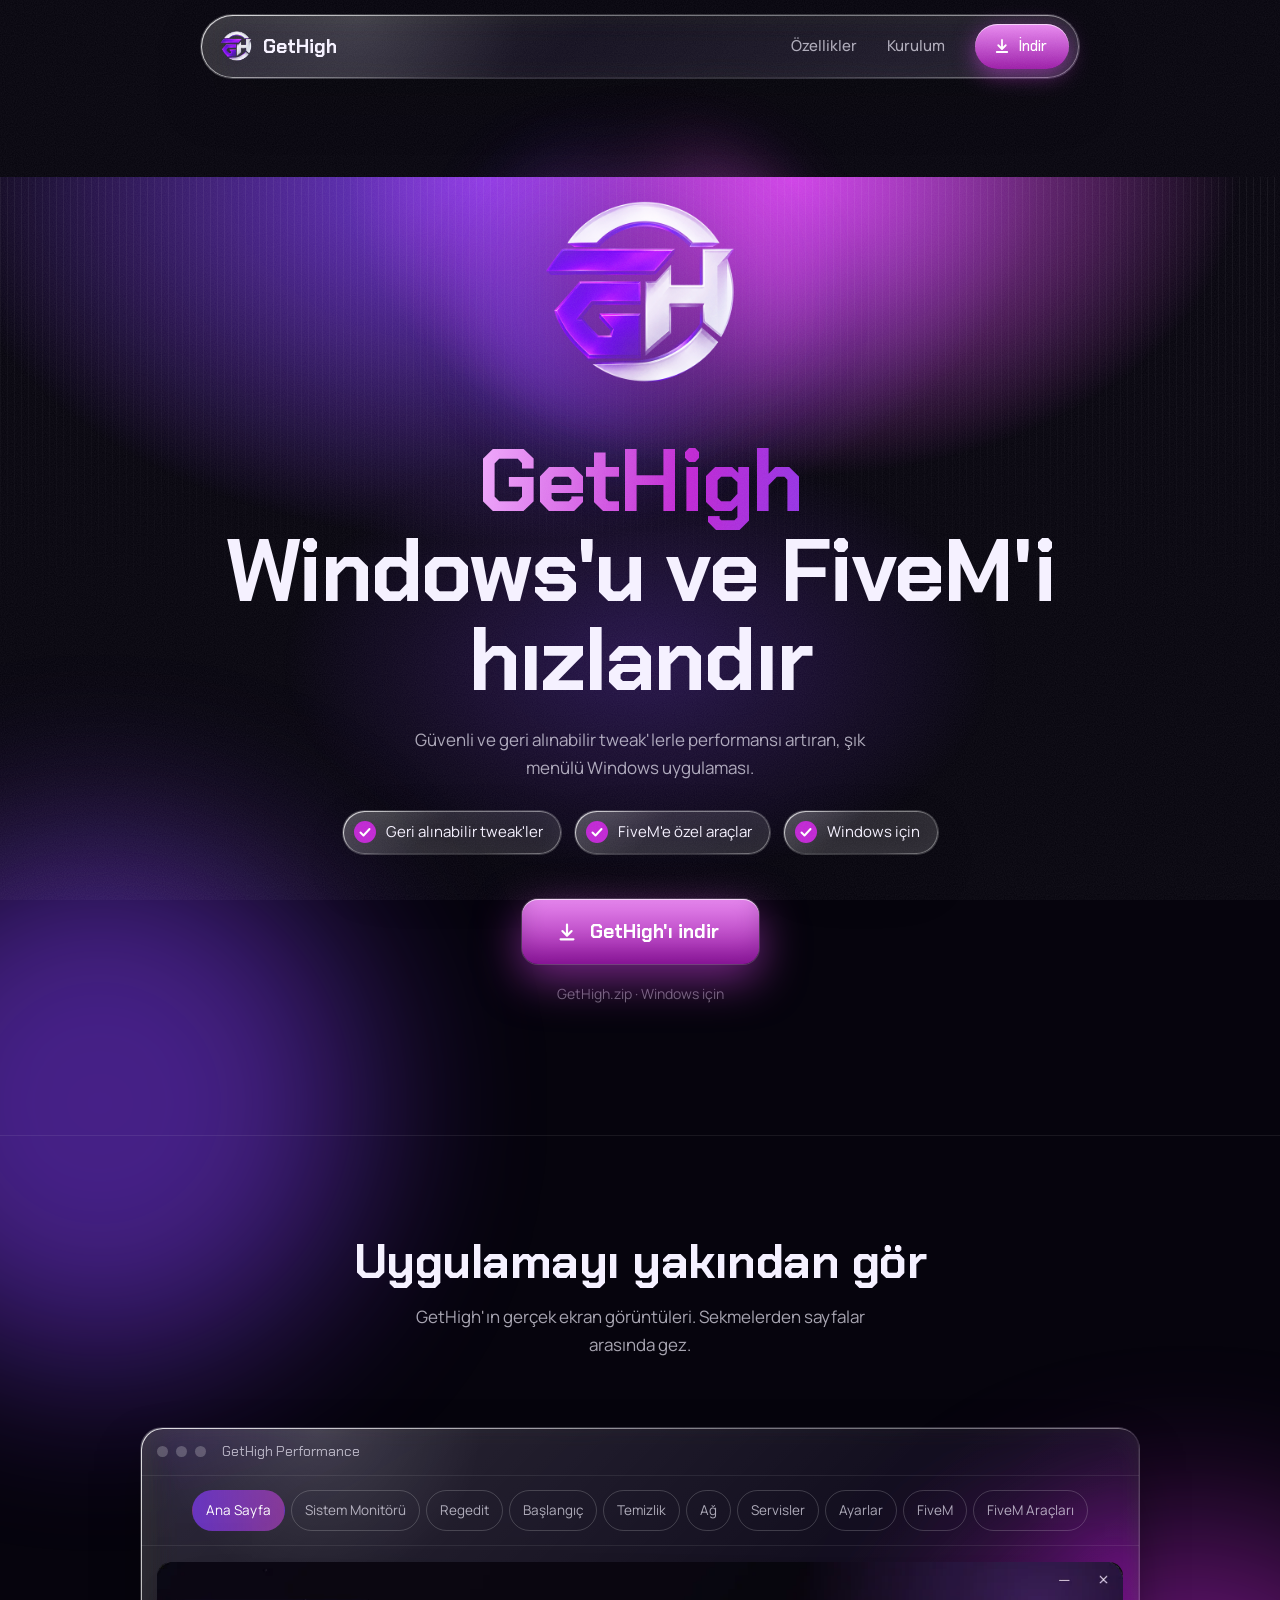
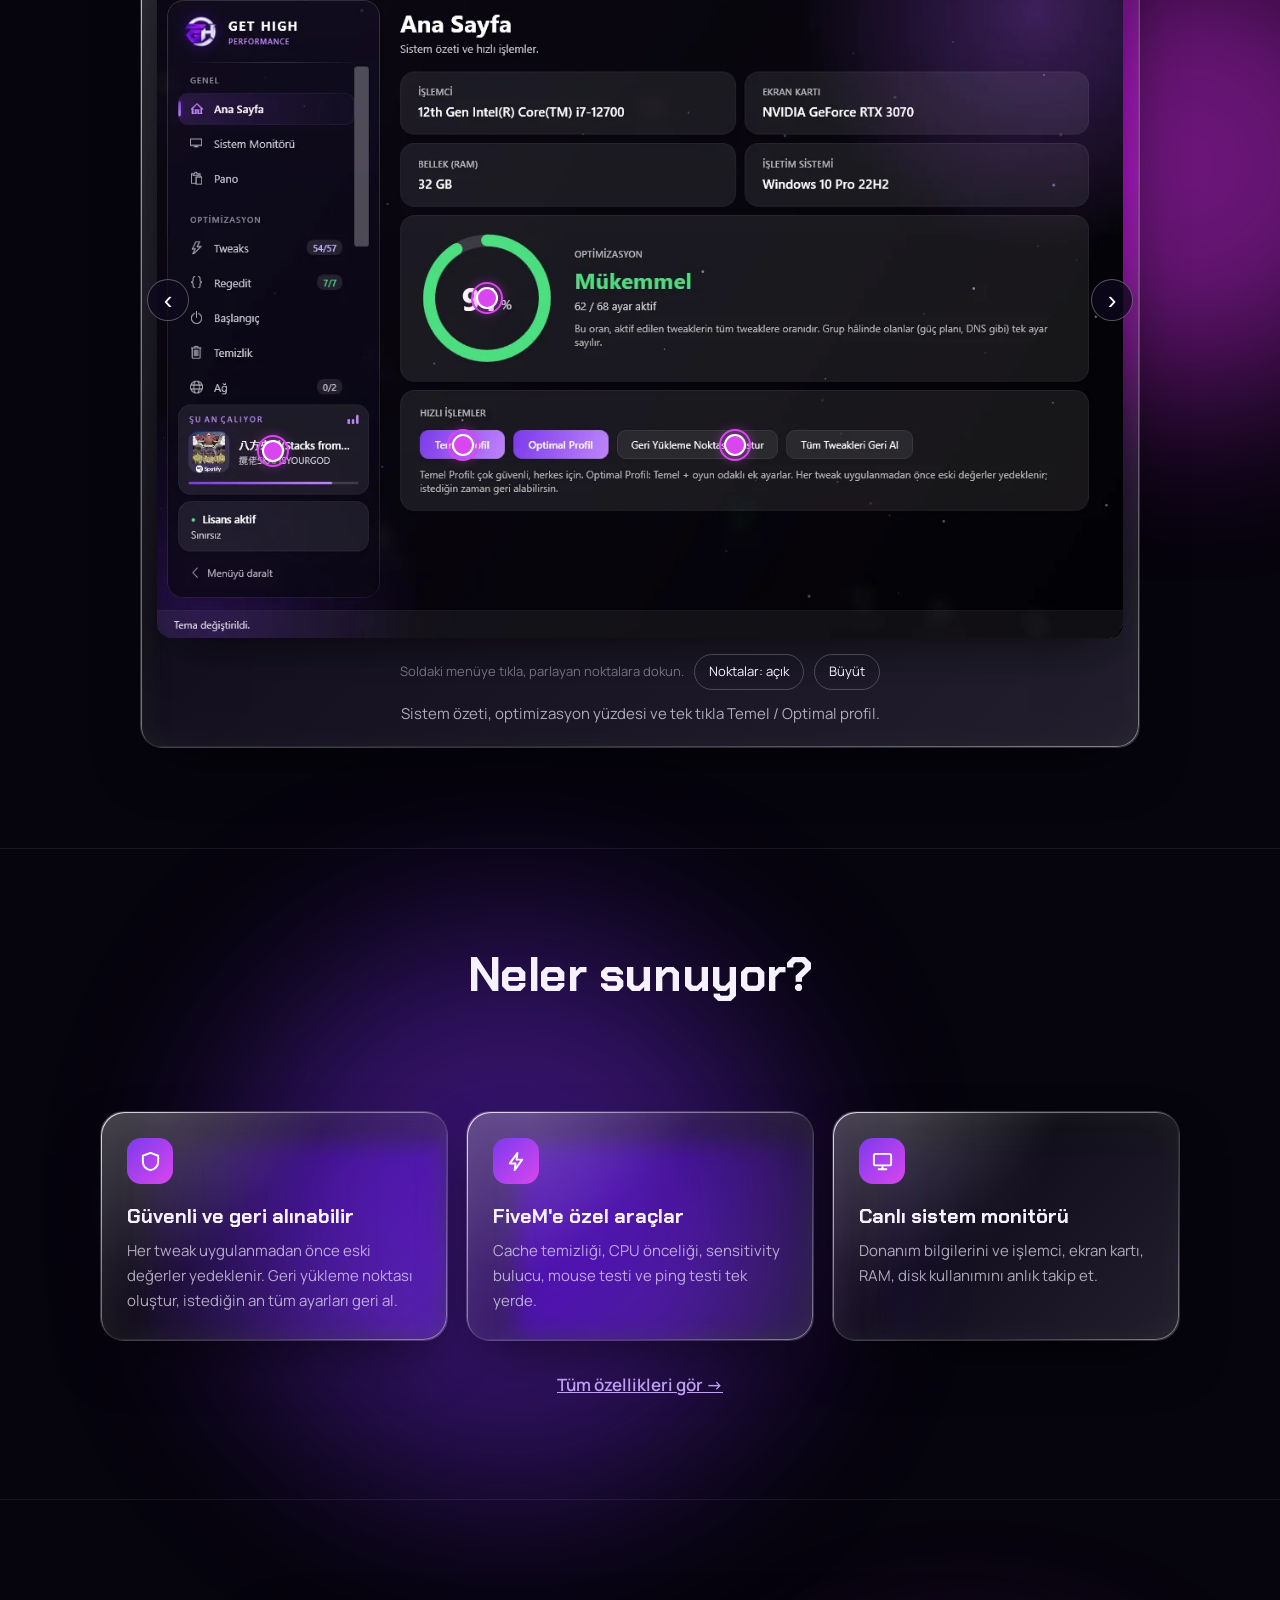
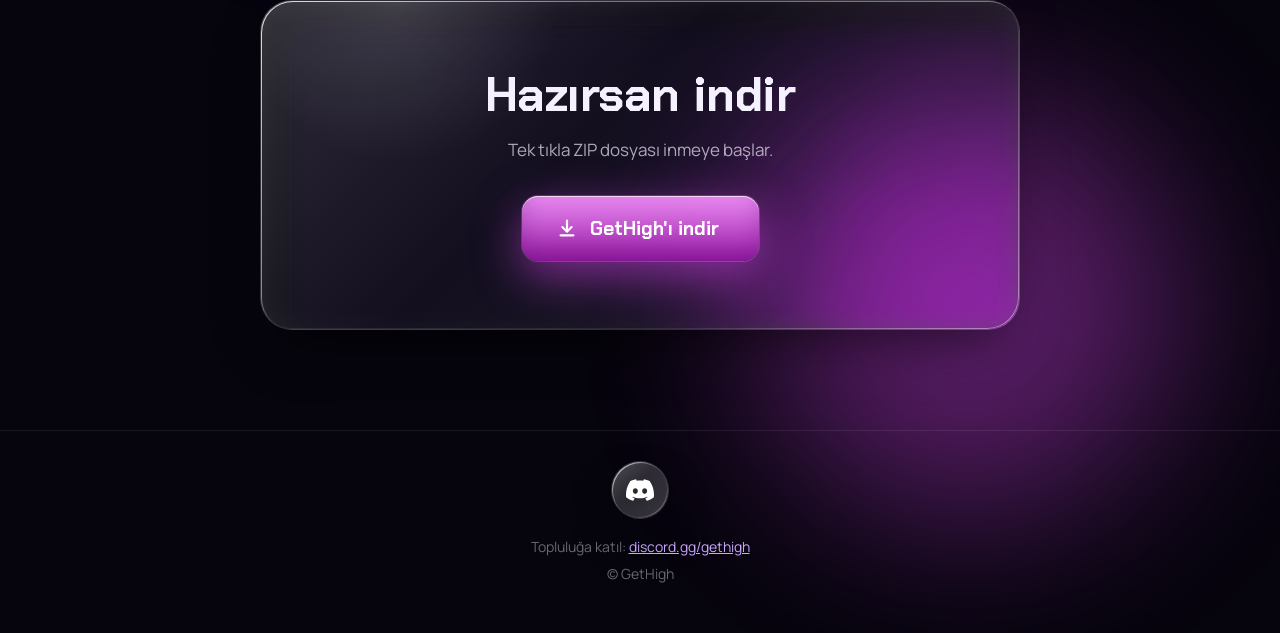
<file: index.html>
<!DOCTYPE html>
<html lang="tr">
<head>
<meta charset="utf-8">
<meta name="viewport" content="width=device-width, initial-scale=1">
<title>GetHigh – Windows ve FiveM performans aracı</title>
<meta name="description" content="GetHigh: geri alınabilir tweak'ler, canlı sistem monitörü ve FiveM araçları. Uygulamanın ekran görüntülerine göz at.">
<meta name="theme-color" content="#06040d">
<link rel="icon" type="image/png" href="logo.png">
<link rel="preconnect" href="https://fonts.googleapis.com">
<link rel="preconnect" href="https://fonts.gstatic.com" crossorigin>
<link href="https://fonts.googleapis.com/css2?family=Chakra+Petch:wght@500;600;700&family=Manrope:wght@400;500;600&display=swap" rel="stylesheet">
<script>document.documentElement.classList.add("js");</script>
<link rel="stylesheet" href="style.css">
</head>
<body>
<svg width="0" height="0" style="position:absolute" aria-hidden="true" focusable="false">
    <filter id="liquid" x="-5%" y="-5%" width="110%" height="110%" color-interpolation-filters="sRGB">
      <feTurbulence type="fractalNoise" baseFrequency="0.012 0.02" numOctaves="2" seed="7" result="noise"/>
      <feDisplacementMap in="SourceGraphic" in2="noise" scale="16" xChannelSelector="R" yChannelSelector="G"/>
    </filter>
  </svg>

  <div class="bg" aria-hidden="true">
    <span class="orb a"></span><span class="orb b"></span><span class="orb c"></span><span class="orb d"></span>
  </div>

  
<nav class="nav glass" aria-label="Ana menü">
<a class="brand" href="index.html"><img src="logo.png" alt="" width="34" height="34"><span>GetHigh</span></a>
<div class="nav-links"><a href="ozellikler.html">Özellikler</a><a href="kurulum.html">Kurulum</a>
<a class="download small" href="https://github.com/faxxdev/gethigh/releases/latest/download/GetHigh.zip"><svg viewBox="0 0 24 24" aria-hidden="true"><path d="M12 4v11M7 11l5 5 5-5M5 20h14"/></svg> İndir</a></div>
</nav>
<header class="hero"><div class="aurora" aria-hidden="true"></div><div class="wrap">
<div class="logo-stage" aria-hidden="true"><span class="ring"></span><span class="ring two"></span><img class="hero-logo" src="logo.png" alt="" width="512" height="512"></div>
<h1 class="enter" style="--i:1"><span class="grad">GetHigh</span><br>Windows'u ve FiveM'i hızlandır</h1>
<p class="lead enter" style="--i:2">Güvenli ve geri alınabilir tweak'lerle performansı artıran, şık menülü Windows uygulaması.</p>
<ul class="chips enter" style="--i:3"><li class="glass"><svg viewBox="0 0 22 22" aria-hidden="true"><circle cx="11" cy="11" r="11" fill="#c026d3"/><path d="M6.5 11.5l3 3 6-6.5" fill="none" stroke="#fff" stroke-width="2" stroke-linecap="round" stroke-linejoin="round"/></svg><span>Geri alınabilir tweak'ler</span></li><li class="glass"><svg viewBox="0 0 22 22" aria-hidden="true"><circle cx="11" cy="11" r="11" fill="#c026d3"/><path d="M6.5 11.5l3 3 6-6.5" fill="none" stroke="#fff" stroke-width="2" stroke-linecap="round" stroke-linejoin="round"/></svg><span>FiveM'e özel araçlar</span></li><li class="glass"><svg viewBox="0 0 22 22" aria-hidden="true"><circle cx="11" cy="11" r="11" fill="#c026d3"/><path d="M6.5 11.5l3 3 6-6.5" fill="none" stroke="#fff" stroke-width="2" stroke-linecap="round" stroke-linejoin="round"/></svg><span>Windows için</span></li></ul>
<div class="enter" style="--i:4"><a class="download" href="https://github.com/faxxdev/gethigh/releases/latest/download/GetHigh.zip"><svg viewBox="0 0 24 24" aria-hidden="true"><path d="M12 4v11M7 11l5 5 5-5M5 20h14"/></svg> GetHigh'ı indir</a><p class="file-note">GetHigh.zip · Windows için</p></div>
</div></header><main>
<section class="section" id="menu"><div class="wrap"><h2 class="reveal">Uygulamayı yakından gör</h2><p class="section-lead reveal">GetHigh'ın gerçek ekran görüntüleri. Sekmelerden sayfalar arasında gez.</p>
<div class="app shots glass reveal"><div class="tbar"><i></i><i></i><i></i><span>GetHigh Performance</span></div>
<div class="shot-tabs" role="tablist" aria-label="Uygulama sayfaları"><button type="button" role="tab" aria-selected="true" data-i="0">Ana Sayfa</button><button type="button" role="tab" aria-selected="false" data-i="1">Sistem Monitörü</button><button type="button" role="tab" aria-selected="false" data-i="2">Regedit</button><button type="button" role="tab" aria-selected="false" data-i="3">Başlangıç</button><button type="button" role="tab" aria-selected="false" data-i="4">Temizlik</button><button type="button" role="tab" aria-selected="false" data-i="5">Ağ</button><button type="button" role="tab" aria-selected="false" data-i="6">Servisler</button><button type="button" role="tab" aria-selected="false" data-i="7">Ayarlar</button><button type="button" role="tab" aria-selected="false" data-i="8">FiveM</button><button type="button" role="tab" aria-selected="false" data-i="9">FiveM Araçları</button></div>
<div class="shot-view"><div class="stage" id="stage"><img id="shot-img" src="img/ana-sayfa.webp" alt="GetHigh Ana Sayfa sayfası" width="1136" height="796" decoding="async"><div class="layer" id="layer"></div><div class="tip" id="tip" role="status"></div></div><button type="button" class="ctl prev" id="prev" aria-label="Önceki sayfa">‹</button><button type="button" class="ctl next" id="next" aria-label="Sonraki sayfa">›</button></div>
<div class="shot-bar"><span>Soldaki menüye tıkla, parlayan noktalara dokun.</span><button type="button" id="pins-btn" aria-pressed="true">Noktalar: açık</button><button type="button" id="zoom">Büyüt</button></div>
<p class="shot-cap" id="shot-cap" aria-live="polite">Sistem özeti, optimizasyon yüzdesi ve tek tıkla Temel / Optimal profil.</p></div>
</div></section>
<section class="section"><div class="wrap"><h2 class="reveal">Neler sunuyor?</h2><p class="section-lead reveal">GetHigh'ı farklı yapan başlıca özellikler.</p><div class="cards"><article class="card glass reveal" style="--d:0ms"><span class="ico"><svg viewBox="0 0 24 24" aria-hidden="true"><path d="M12 3l8 3v6c0 5-3.5 8-8 9-4.5-1-8-4-8-9V6z"/></svg></span><h3>Güvenli ve geri alınabilir</h3><p>Her tweak uygulanmadan önce eski değerler yedeklenir. Geri yükleme noktası oluştur, istediğin an tüm ayarları geri al.</p></article><article class="card glass reveal" style="--d:80ms"><span class="ico"><svg viewBox="0 0 24 24" aria-hidden="true"><path d="M13 3L5 14h6l-1 7 8-11h-6z"/></svg></span><h3>FiveM'e özel araçlar</h3><p>Cache temizliği, CPU önceliği, sensitivity bulucu, mouse testi ve ping testi tek yerde.</p></article><article class="card glass reveal" style="--d:160ms"><span class="ico"><svg viewBox="0 0 24 24" aria-hidden="true"><rect x="3" y="4" width="18" height="12" rx="2"/><path d="M8 20h8M12 16v4"/></svg></span><h3>Canlı sistem monitörü</h3><p>Donanım bilgilerini ve işlemci, ekran kartı, RAM, disk kullanımını anlık takip et.</p></article></div><a class="more" href="ozellikler.html">Tüm özellikleri gör →</a></div></section>
<section class="section"><div class="wrap"><div class="panel glass reveal"><h2>Hazırsan indir</h2><p class="lead">Tek tıkla ZIP dosyası inmeye başlar.</p><a class="download" href="https://github.com/faxxdev/gethigh/releases/latest/download/GetHigh.zip"><svg viewBox="0 0 24 24" aria-hidden="true"><path d="M12 4v11M7 11l5 5 5-5M5 20h14"/></svg> GetHigh'ı indir</a></div></div></section></main>
<footer><div class="wrap">
<a class="dc glass" href="https://discord.gg/gethigh" target="_blank" rel="noopener" aria-label="GetHigh Discord sunucusuna katıl"><svg viewBox="0 0 24 24" aria-hidden="true"><path d="M20.317 4.3698a19.7913 19.7913 0 00-4.8851-1.5152.0741.0741 0 00-.0785.0371c-.211.3753-.4447.8648-.6083 1.2495-1.8447-.2762-3.68-.2762-5.4868 0-.1636-.3933-.4058-.8742-.6177-1.2495a.077.077 0 00-.0785-.037 19.7363 19.7363 0 00-4.8852 1.515.0699.0699 0 00-.0321.0277C.5334 9.0458-.319 13.5799.0992 18.0578a.0824.0824 0 00.0312.0561c2.0528 1.5076 4.0413 2.4228 5.9929 3.0294a.0777.0777 0 00.0842-.0276c.4616-.6304.8731-1.2952 1.226-1.9942a.076.076 0 00-.0416-.1057c-.6528-.2476-1.2743-.5495-1.8722-.8923a.077.077 0 01-.0076-.1277c.1258-.0943.2517-.1923.3718-.2914a.0743.0743 0 01.0776-.0105c3.9278 1.7933 8.18 1.7933 12.0614 0a.0739.0739 0 01.0785.0095c.1202.099.246.1981.3728.2924a.077.077 0 01-.0066.1276 12.2986 12.2986 0 01-1.873.8914.0766.0766 0 00-.0407.1067c.3604.698.7719 1.3628 1.225 1.9932a.076.076 0 00.0842.0286c1.961-.6067 3.9495-1.5219 6.0023-3.0294a.077.077 0 00.0313-.0552c.5004-5.177-.8382-9.6739-3.5485-13.6604a.061.061 0 00-.0312-.0286zM8.02 15.3312c-1.1825 0-2.1569-1.0857-2.1569-2.419 0-1.3332.9555-2.4189 2.157-2.4189 1.2108 0 2.1757 1.0952 2.1568 2.419 0 1.3332-.9555 2.4189-2.1569 2.4189zm7.9748 0c-1.1825 0-2.1569-1.0857-2.1569-2.419 0-1.3332.9554-2.4189 2.1569-2.4189 1.2108 0 2.1757 1.0952 2.1568 2.419 0 1.3332-.946 2.4189-2.1568 2.4189z"/></svg></a>
<p>Topluluğa katıl: <a href="https://discord.gg/gethigh" target="_blank" rel="noopener">discord.gg/gethigh</a></p>
<p>© GetHigh</p>
</div></footer>
<script src="script.js"></script>
</body>
</html>
</file>
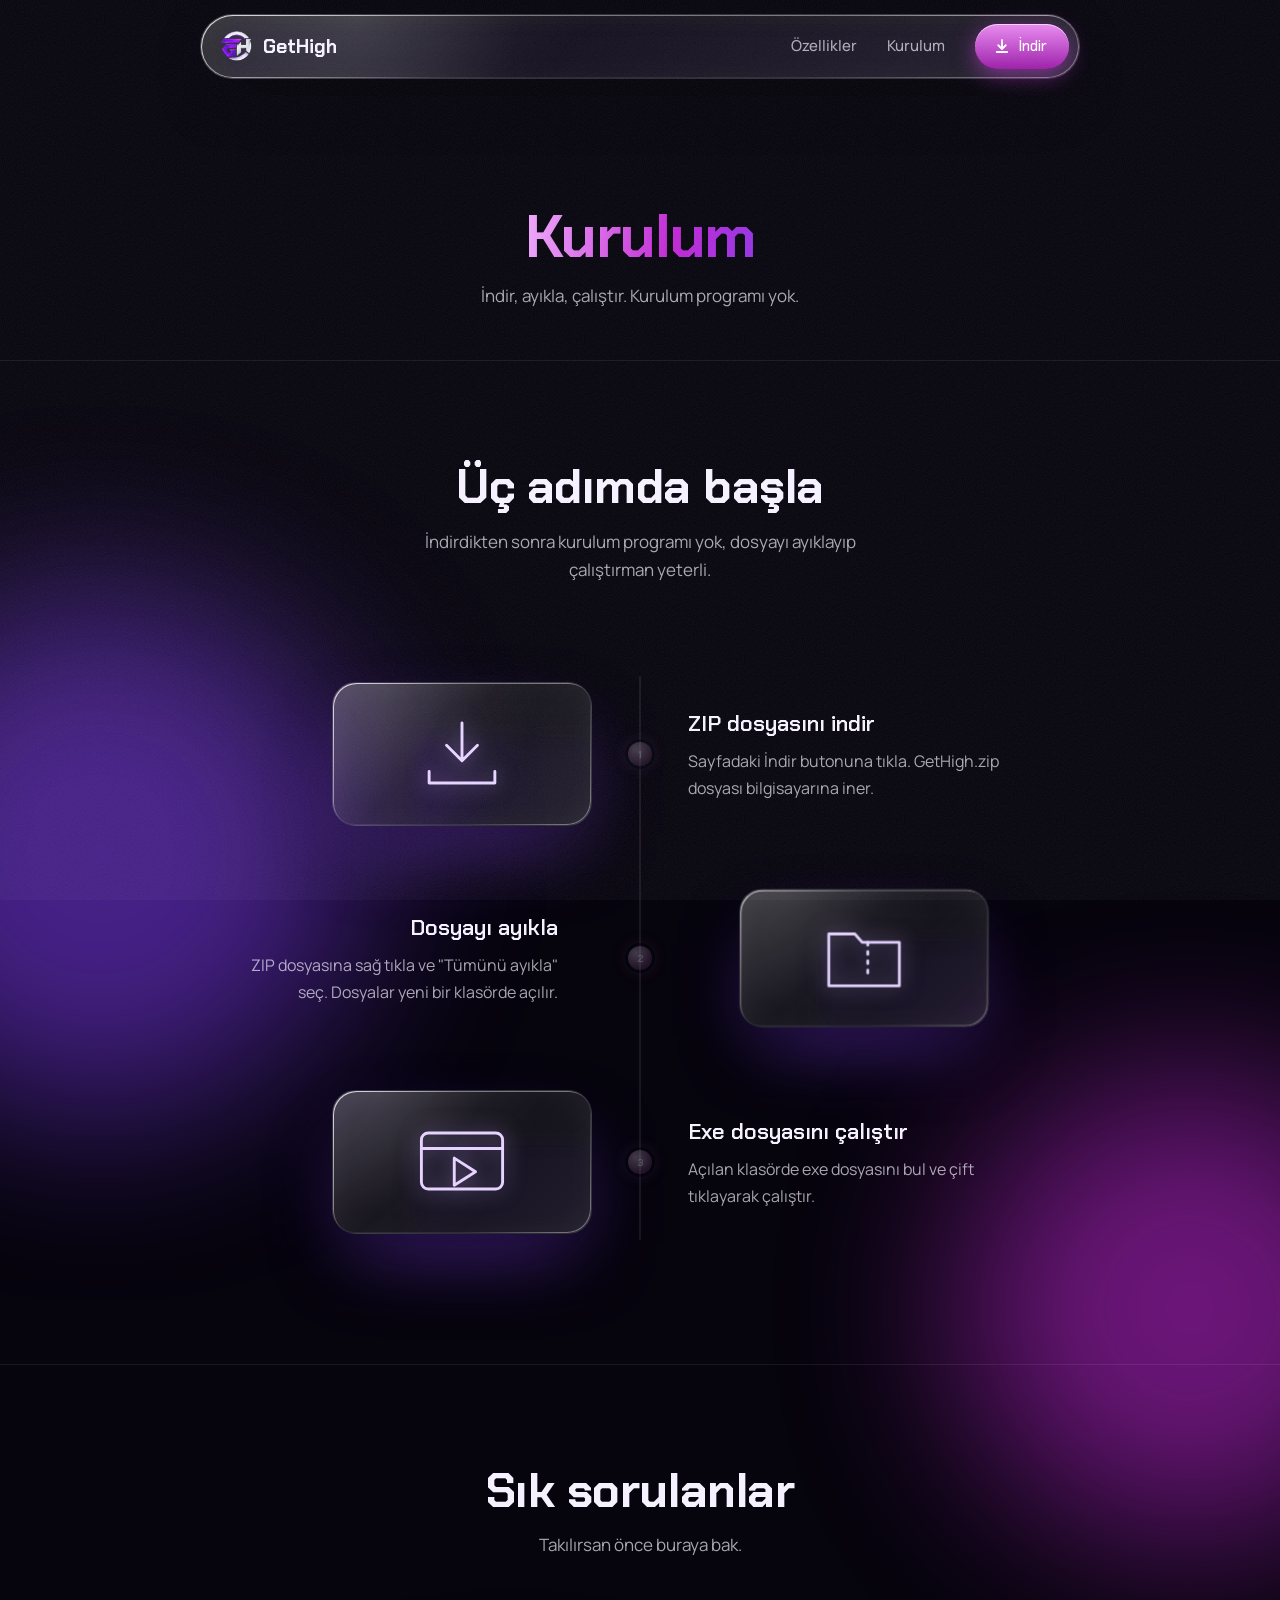
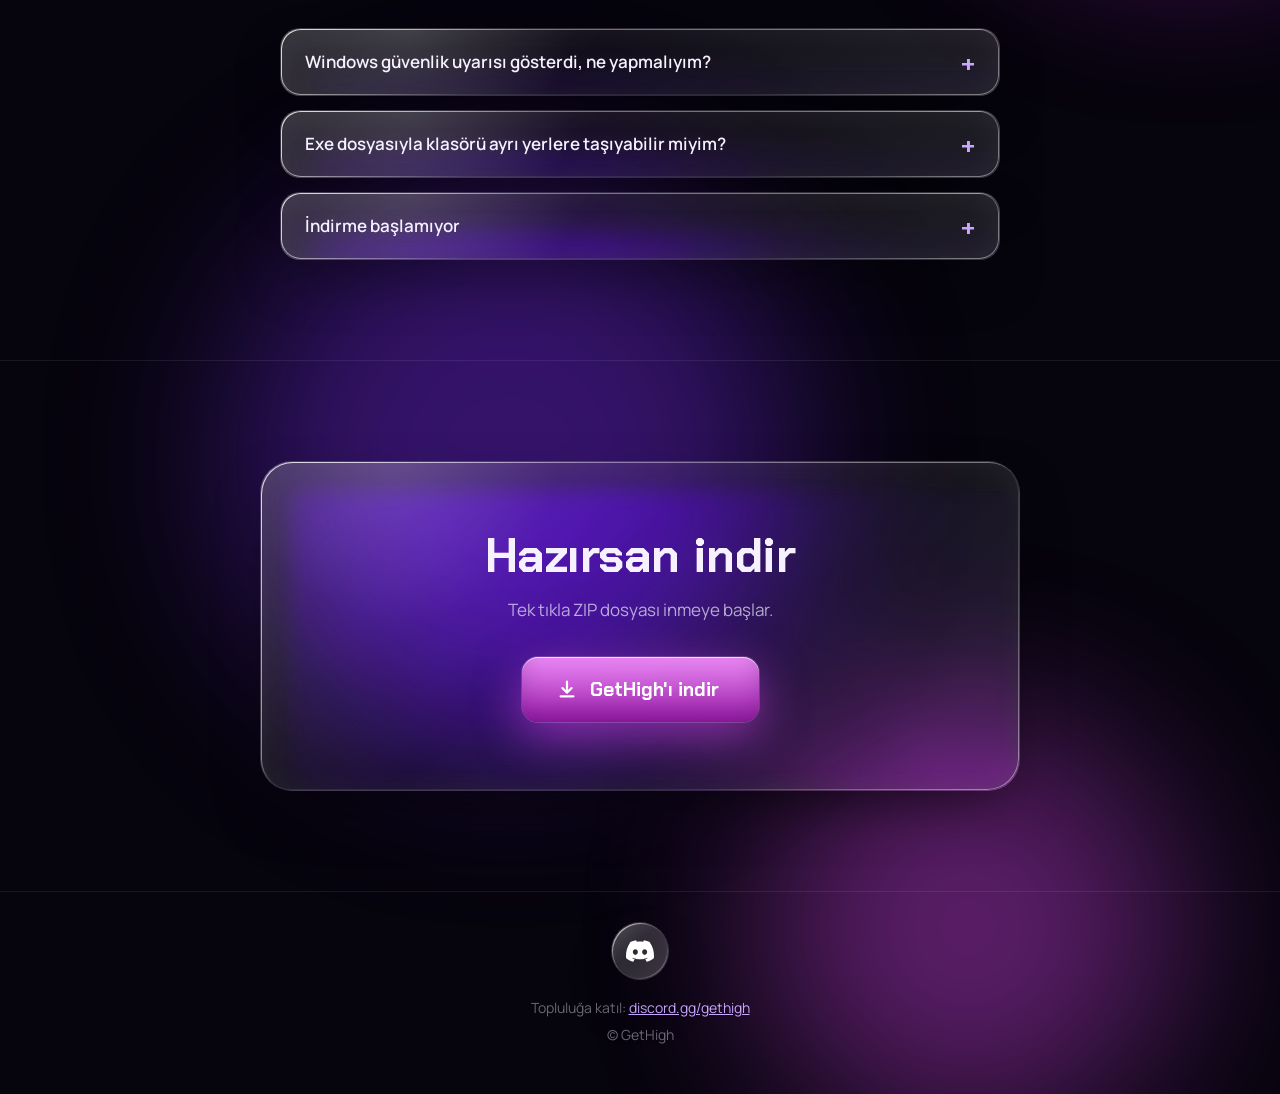
<file: kurulum.html>
<!DOCTYPE html>
<html lang="tr">
<head>
<meta charset="utf-8">
<meta name="viewport" content="width=device-width, initial-scale=1">
<title>Nasıl kurulur – GetHigh</title>
<meta name="description" content="GetHigh kurulum adımları ve sık sorulan sorular.">
<meta name="theme-color" content="#06040d">
<link rel="icon" type="image/png" href="logo.png">
<link rel="preconnect" href="https://fonts.googleapis.com">
<link rel="preconnect" href="https://fonts.gstatic.com" crossorigin>
<link href="https://fonts.googleapis.com/css2?family=Chakra+Petch:wght@500;600;700&family=Manrope:wght@400;500;600&display=swap" rel="stylesheet">
<script>document.documentElement.classList.add("js");</script>
<link rel="stylesheet" href="style.css">
</head>
<body>
<svg width="0" height="0" style="position:absolute" aria-hidden="true" focusable="false">
    <filter id="liquid" x="-5%" y="-5%" width="110%" height="110%" color-interpolation-filters="sRGB">
      <feTurbulence type="fractalNoise" baseFrequency="0.012 0.02" numOctaves="2" seed="7" result="noise"/>
      <feDisplacementMap in="SourceGraphic" in2="noise" scale="16" xChannelSelector="R" yChannelSelector="G"/>
    </filter>
  </svg>

  <div class="bg" aria-hidden="true">
    <span class="orb a"></span><span class="orb b"></span><span class="orb c"></span><span class="orb d"></span>
  </div>

  
<nav class="nav glass" aria-label="Ana menü">
<a class="brand" href="index.html"><img src="logo.png" alt="" width="34" height="34"><span>GetHigh</span></a>
<div class="nav-links"><a href="ozellikler.html">Özellikler</a><a href="kurulum.html">Kurulum</a>
<a class="download small" href="https://github.com/faxxdev/gethigh/releases/latest/download/GetHigh.zip"><svg viewBox="0 0 24 24" aria-hidden="true"><path d="M12 4v11M7 11l5 5 5-5M5 20h14"/></svg> İndir</a></div>
</nav>
<header class="page-head"><div class="wrap"><h1><span class="grad">Kurulum</span></h1><p class="lead">İndir, ayıkla, çalıştır. Kurulum programı yok.</p></div></header>
<main><section class="section" id="kurulum" aria-labelledby="kurulum-baslik">
      <div class="wrap">
        <h2 id="kurulum-baslik" class="reveal">Üç adımda başla</h2>
        <p class="section-lead reveal" style="--d:100ms">İndirdikten sonra kurulum programı yok, dosyayı ayıklayıp çalıştırman yeterli.</p>

        <ol class="steps">
          <li class="step">
            <div class="visual glass reveal" aria-hidden="true">
              <svg viewBox="0 0 120 80"><g class="arrow"><path pathLength="1" d="M60 8v38M44 31l16 16 16-16"/></g><path pathLength="1" d="M26 58v12h68V58"/></svg>
            </div>
            <div class="node">1</div>
            <div class="text reveal" style="--d:150ms">
              <h3>ZIP dosyasını indir</h3>
              <p>Sayfadaki İndir butonuna tıkla. GetHigh.zip dosyası bilgisayarına iner.</p>
            </div>
          </li>
          <li class="step">
            <div class="visual glass reveal" aria-hidden="true">
              <svg viewBox="0 0 120 80"><path pathLength="1" d="M22 14h28l8 9h40v47H22z"/><path pathLength="1" d="M64 23v3M64 33v3M64 43v3M64 53v3"/></svg>
            </div>
            <div class="node">2</div>
            <div class="text reveal" style="--d:150ms">
              <h3>Dosyayı ayıkla</h3>
              <p>ZIP dosyasına sağ tıkla ve "Tümünü ayıkla" seç. Dosyalar yeni bir klasörde açılır.</p>
            </div>
          </li>
          <li class="step">
            <div class="visual glass reveal" aria-hidden="true">
              <svg viewBox="0 0 120 80"><rect pathLength="1" x="18" y="10" width="84" height="58" rx="7"/><path pathLength="1" d="M18 26h84"/><path class="play" pathLength="1" d="M52 36l22 14-22 14z"/></svg>
            </div>
            <div class="node">3</div>
            <div class="text reveal" style="--d:150ms">
              <h3>Exe dosyasını çalıştır</h3>
              <p>Açılan klasörde exe dosyasını bul ve çift tıklayarak çalıştır.</p>
            </div>
          </li>
        </ol>
      </div>
    </section><section class="section" id="sss" aria-labelledby="sss-baslik">
      <div class="wrap">
        <h2 id="sss-baslik" class="reveal">Sık sorulanlar</h2>
        <p class="section-lead reveal" style="--d:100ms">Takılırsan önce buraya bak.</p>

        <div class="faq">
          <details class="glass reveal" style="--d:0ms">
            <summary>Windows güvenlik uyarısı gösterdi, ne yapmalıyım?</summary>
            <p>Windows, imzasız uygulamalarda bu uyarıyı gösterebilir. "Ek bilgi" bağlantısına tıkla, sonra "Yine de çalıştır" seç.</p>
          </details>
          <details class="glass reveal" style="--d:120ms">
            <summary>Exe dosyasıyla klasörü ayrı yerlere taşıyabilir miyim?</summary>
            <p>Taşıma. Exe dosyasını ve yanındaki klasörü aynı yerde bırak, uygulama bu klasördeki dosyaları kullanır.</p>
          </details>
          <details class="glass reveal" style="--d:240ms">
            <summary>İndirme başlamıyor</summary>
            <p>Sayfayı yenile ve indirme butonuna tekrar tıkla. Tarayıcı dosyayı engellediyse indirme çubuğundan dosyayı tutmayı seç.</p>
          </details>
        </div>
      </div>
    </section><section class="section"><div class="wrap"><div class="panel glass reveal"><h2>Hazırsan indir</h2><p class="lead">Tek tıkla ZIP dosyası inmeye başlar.</p><a class="download" href="https://github.com/faxxdev/gethigh/releases/latest/download/GetHigh.zip"><svg viewBox="0 0 24 24" aria-hidden="true"><path d="M12 4v11M7 11l5 5 5-5M5 20h14"/></svg> GetHigh'ı indir</a></div></div></section></main>
<footer><div class="wrap">
<a class="dc glass" href="https://discord.gg/gethigh" target="_blank" rel="noopener" aria-label="GetHigh Discord sunucusuna katıl"><svg viewBox="0 0 24 24" aria-hidden="true"><path d="M20.317 4.3698a19.7913 19.7913 0 00-4.8851-1.5152.0741.0741 0 00-.0785.0371c-.211.3753-.4447.8648-.6083 1.2495-1.8447-.2762-3.68-.2762-5.4868 0-.1636-.3933-.4058-.8742-.6177-1.2495a.077.077 0 00-.0785-.037 19.7363 19.7363 0 00-4.8852 1.515.0699.0699 0 00-.0321.0277C.5334 9.0458-.319 13.5799.0992 18.0578a.0824.0824 0 00.0312.0561c2.0528 1.5076 4.0413 2.4228 5.9929 3.0294a.0777.0777 0 00.0842-.0276c.4616-.6304.8731-1.2952 1.226-1.9942a.076.076 0 00-.0416-.1057c-.6528-.2476-1.2743-.5495-1.8722-.8923a.077.077 0 01-.0076-.1277c.1258-.0943.2517-.1923.3718-.2914a.0743.0743 0 01.0776-.0105c3.9278 1.7933 8.18 1.7933 12.0614 0a.0739.0739 0 01.0785.0095c.1202.099.246.1981.3728.2924a.077.077 0 01-.0066.1276 12.2986 12.2986 0 01-1.873.8914.0766.0766 0 00-.0407.1067c.3604.698.7719 1.3628 1.225 1.9932a.076.076 0 00.0842.0286c1.961-.6067 3.9495-1.5219 6.0023-3.0294a.077.077 0 00.0313-.0552c.5004-5.177-.8382-9.6739-3.5485-13.6604a.061.061 0 00-.0312-.0286zM8.02 15.3312c-1.1825 0-2.1569-1.0857-2.1569-2.419 0-1.3332.9555-2.4189 2.157-2.4189 1.2108 0 2.1757 1.0952 2.1568 2.419 0 1.3332-.9555 2.4189-2.1569 2.4189zm7.9748 0c-1.1825 0-2.1569-1.0857-2.1569-2.419 0-1.3332.9554-2.4189 2.1569-2.4189 1.2108 0 2.1757 1.0952 2.1568 2.419 0 1.3332-.946 2.4189-2.1568 2.4189z"/></svg></a>
<p>Topluluğa katıl: <a href="https://discord.gg/gethigh" target="_blank" rel="noopener">discord.gg/gethigh</a></p>
<p>© GetHigh</p>
</div></footer>
<script src="script.js"></script>
</body>
</html>
</file>
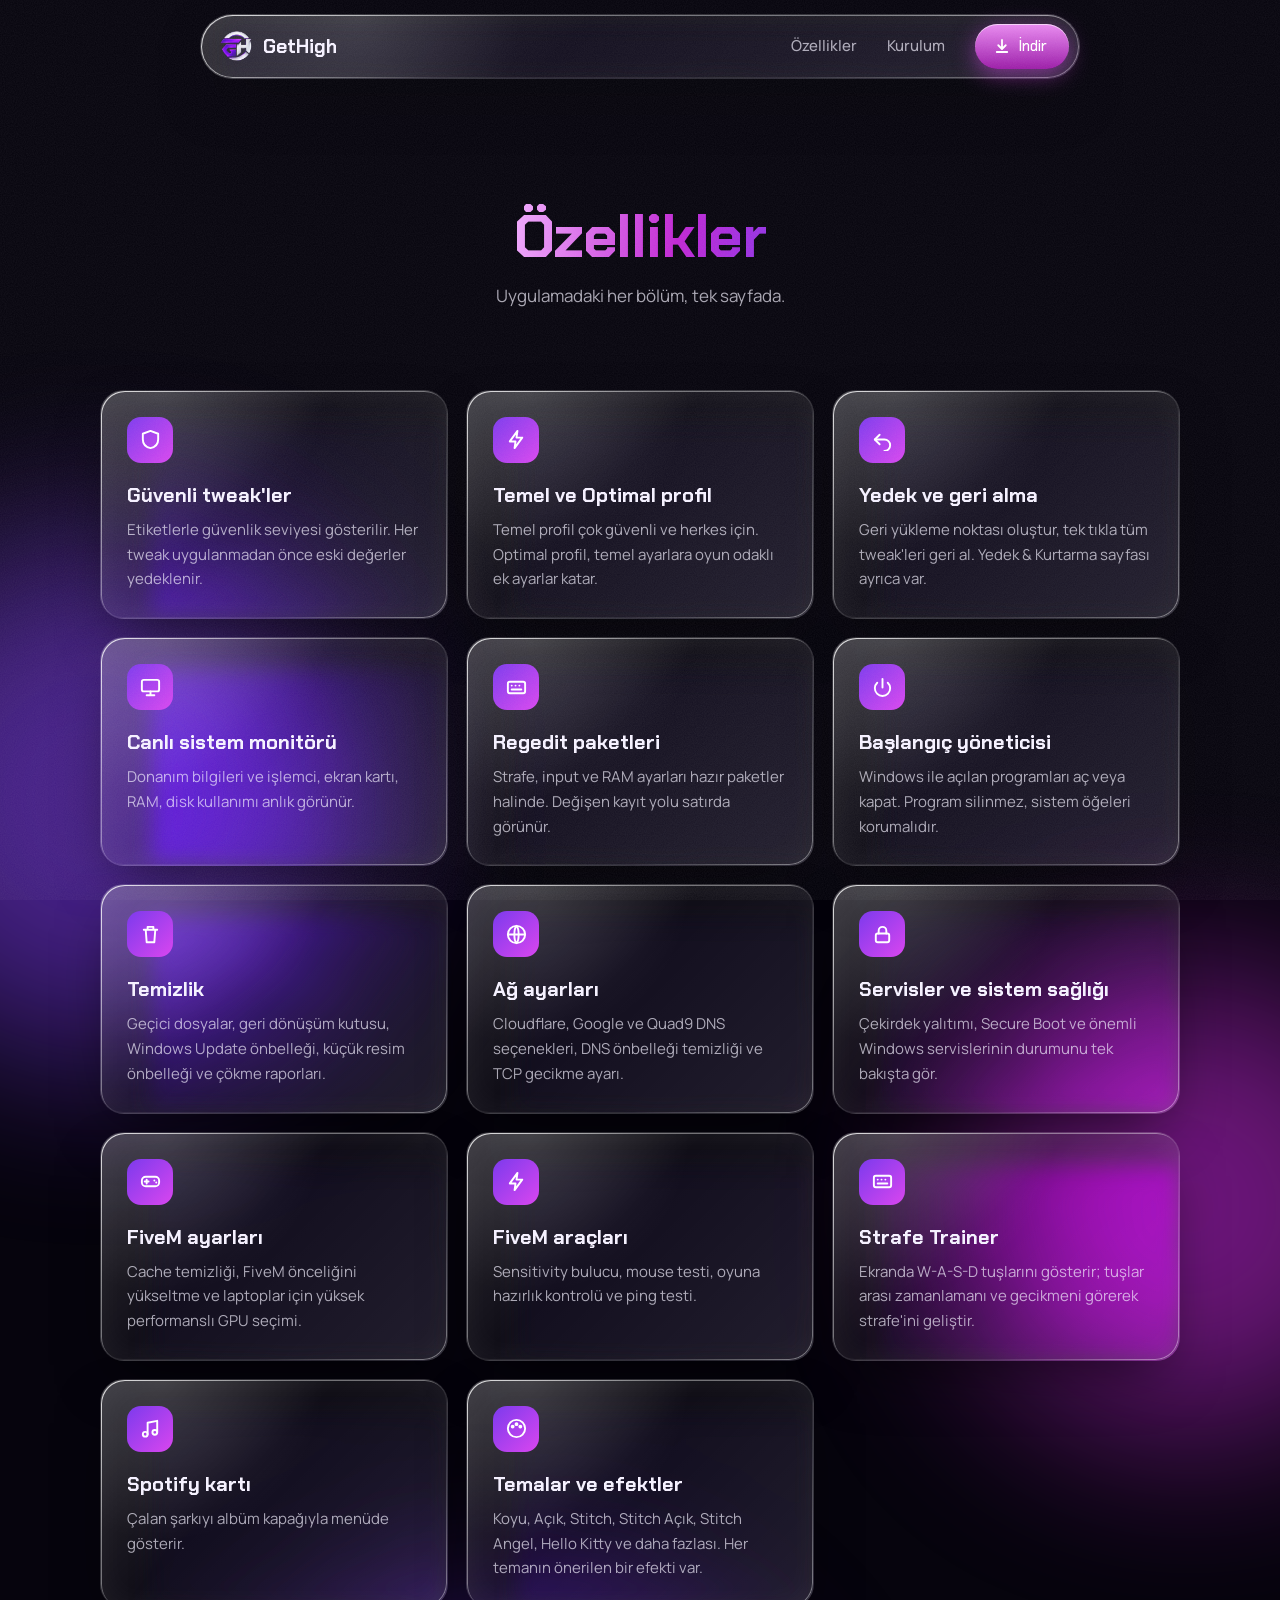
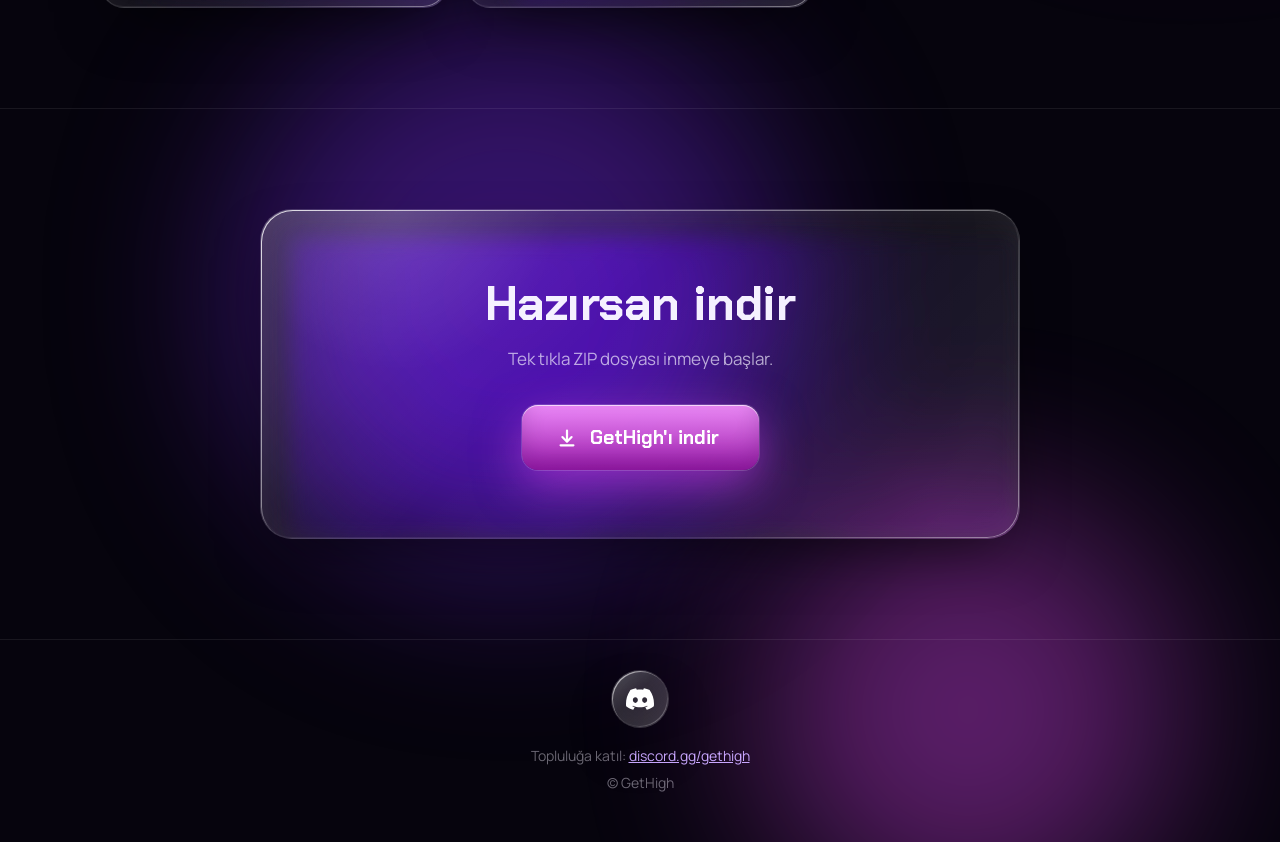
<file: ozellikler.html>
<!DOCTYPE html>
<html lang="tr">
<head>
<meta charset="utf-8">
<meta name="viewport" content="width=device-width, initial-scale=1">
<title>Özellikler – GetHigh</title>
<meta name="description" content="GetHigh özellikleri: tweak profilleri, canlı sistem monitörü, regedit paketleri, temizlik, ağ, servisler, FiveM araçları ve temalar.">
<meta name="theme-color" content="#06040d">
<link rel="icon" type="image/png" href="logo.png">
<link rel="preconnect" href="https://fonts.googleapis.com">
<link rel="preconnect" href="https://fonts.gstatic.com" crossorigin>
<link href="https://fonts.googleapis.com/css2?family=Chakra+Petch:wght@500;600;700&family=Manrope:wght@400;500;600&display=swap" rel="stylesheet">
<script>document.documentElement.classList.add("js");</script>
<link rel="stylesheet" href="style.css">
</head>
<body>
<svg width="0" height="0" style="position:absolute" aria-hidden="true" focusable="false">
    <filter id="liquid" x="-5%" y="-5%" width="110%" height="110%" color-interpolation-filters="sRGB">
      <feTurbulence type="fractalNoise" baseFrequency="0.012 0.02" numOctaves="2" seed="7" result="noise"/>
      <feDisplacementMap in="SourceGraphic" in2="noise" scale="16" xChannelSelector="R" yChannelSelector="G"/>
    </filter>
  </svg>

  <div class="bg" aria-hidden="true">
    <span class="orb a"></span><span class="orb b"></span><span class="orb c"></span><span class="orb d"></span>
  </div>

  
<nav class="nav glass" aria-label="Ana menü">
<a class="brand" href="index.html"><img src="logo.png" alt="" width="34" height="34"><span>GetHigh</span></a>
<div class="nav-links"><a href="ozellikler.html">Özellikler</a><a href="kurulum.html">Kurulum</a>
<a class="download small" href="https://github.com/faxxdev/gethigh/releases/latest/download/GetHigh.zip"><svg viewBox="0 0 24 24" aria-hidden="true"><path d="M12 4v11M7 11l5 5 5-5M5 20h14"/></svg> İndir</a></div>
</nav>
<header class="page-head"><div class="wrap"><h1><span class="grad">Özellikler</span></h1><p class="lead">Uygulamadaki her bölüm, tek sayfada.</p></div></header>
<main><section class="section" style="border-top:0;padding-top:30px"><div class="wrap"><div class="cards"><article class="card glass reveal" style="--d:0ms"><span class="ico"><svg viewBox="0 0 24 24" aria-hidden="true"><path d="M12 3l8 3v6c0 5-3.5 8-8 9-4.5-1-8-4-8-9V6z"/></svg></span><h3>Güvenli tweak'ler</h3><p>Etiketlerle güvenlik seviyesi gösterilir. Her tweak uygulanmadan önce eski değerler yedeklenir.</p></article><article class="card glass reveal" style="--d:80ms"><span class="ico"><svg viewBox="0 0 24 24" aria-hidden="true"><path d="M13 3L5 14h6l-1 7 8-11h-6z"/></svg></span><h3>Temel ve Optimal profil</h3><p>Temel profil çok güvenli ve herkes için. Optimal profil, temel ayarlara oyun odaklı ek ayarlar katar.</p></article><article class="card glass reveal" style="--d:160ms"><span class="ico"><svg viewBox="0 0 24 24" aria-hidden="true"><path d="M9 7L4 12l5 5"/><path d="M4 12h10a6 6 0 010 12"/></svg></span><h3>Yedek ve geri alma</h3><p>Geri yükleme noktası oluştur, tek tıkla tüm tweak'leri geri al. Yedek & Kurtarma sayfası ayrıca var.</p></article><article class="card glass reveal" style="--d:0ms"><span class="ico"><svg viewBox="0 0 24 24" aria-hidden="true"><rect x="3" y="4" width="18" height="12" rx="2"/><path d="M8 20h8M12 16v4"/></svg></span><h3>Canlı sistem monitörü</h3><p>Donanım bilgileri ve işlemci, ekran kartı, RAM, disk kullanımı anlık görünür.</p></article><article class="card glass reveal" style="--d:80ms"><span class="ico"><svg viewBox="0 0 24 24" aria-hidden="true"><rect x="3" y="6" width="18" height="12" rx="2"/><path d="M7 10h.01M11 10h.01M15 10h.01M7 14h10"/></svg></span><h3>Regedit paketleri</h3><p>Strafe, input ve RAM ayarları hazır paketler halinde. Değişen kayıt yolu satırda görünür.</p></article><article class="card glass reveal" style="--d:160ms"><span class="ico"><svg viewBox="0 0 24 24" aria-hidden="true"><path d="M12 3v9"/><path d="M6.5 7a8 8 0 1011 0"/></svg></span><h3>Başlangıç yöneticisi</h3><p>Windows ile açılan programları aç veya kapat. Program silinmez, sistem öğeleri korumalıdır.</p></article><article class="card glass reveal" style="--d:0ms"><span class="ico"><svg viewBox="0 0 24 24" aria-hidden="true"><path d="M5 7h14M9 7V4h6v3M7 7l1 13h8l1-13"/></svg></span><h3>Temizlik</h3><p>Geçici dosyalar, geri dönüşüm kutusu, Windows Update önbelleği, küçük resim önbelleği ve çökme raporları.</p></article><article class="card glass reveal" style="--d:80ms"><span class="ico"><svg viewBox="0 0 24 24" aria-hidden="true"><circle cx="12" cy="12" r="9"/><path d="M3 12h18M12 3c3 3 3 15 0 18M12 3c-3 3-3 15 0 18"/></svg></span><h3>Ağ ayarları</h3><p>Cloudflare, Google ve Quad9 DNS seçenekleri, DNS önbelleği temizliği ve TCP gecikme ayarı.</p></article><article class="card glass reveal" style="--d:160ms"><span class="ico"><svg viewBox="0 0 24 24" aria-hidden="true"><rect x="5" y="11" width="14" height="9" rx="2"/><path d="M8 11V8a4 4 0 018 0v3"/></svg></span><h3>Servisler ve sistem sağlığı</h3><p>Çekirdek yalıtımı, Secure Boot ve önemli Windows servislerinin durumunu tek bakışta gör.</p></article><article class="card glass reveal" style="--d:0ms"><span class="ico"><svg viewBox="0 0 24 24" aria-hidden="true"><rect x="3" y="7" width="18" height="10" rx="4"/><path d="M8 10v4M6 12h4M16 11h.01M18 13h.01"/></svg></span><h3>FiveM ayarları</h3><p>Cache temizliği, FiveM önceliğini yükseltme ve laptoplar için yüksek performanslı GPU seçimi.</p></article><article class="card glass reveal" style="--d:80ms"><span class="ico"><svg viewBox="0 0 24 24" aria-hidden="true"><path d="M13 3L5 14h6l-1 7 8-11h-6z"/></svg></span><h3>FiveM araçları</h3><p>Sensitivity bulucu, mouse testi, oyuna hazırlık kontrolü ve ping testi.</p></article><article class="card glass reveal" style="--d:160ms"><span class="ico"><svg viewBox="0 0 24 24" aria-hidden="true"><rect x="3" y="6" width="18" height="12" rx="2"/><path d="M7 10h.01M11 10h.01M15 10h.01M7 14h10"/></svg></span><h3>Strafe Trainer</h3><p>Ekranda W-A-S-D tuşlarını gösterir; tuşlar arası zamanlamanı ve gecikmeni görerek strafe'ini geliştir.</p></article><article class="card glass reveal" style="--d:0ms"><span class="ico"><svg viewBox="0 0 24 24" aria-hidden="true"><path d="M9 18V6l10-2v12"/><circle cx="6.5" cy="18" r="2.5"/><circle cx="16.5" cy="16" r="2.5"/></svg></span><h3>Spotify kartı</h3><p>Çalan şarkıyı albüm kapağıyla menüde gösterir.</p></article><article class="card glass reveal" style="--d:80ms"><span class="ico"><svg viewBox="0 0 24 24" aria-hidden="true"><circle cx="12" cy="12" r="9"/><circle cx="8" cy="10" r="1"/><circle cx="12" cy="7.5" r="1"/><circle cx="16" cy="10" r="1"/></svg></span><h3>Temalar ve efektler</h3><p>Koyu, Açık, Stitch, Stitch Açık, Stitch Angel, Hello Kitty ve daha fazlası. Her temanın önerilen bir efekti var.</p></article></div></div></section><section class="section"><div class="wrap"><div class="panel glass reveal"><h2>Hazırsan indir</h2><p class="lead">Tek tıkla ZIP dosyası inmeye başlar.</p><a class="download" href="https://github.com/faxxdev/gethigh/releases/latest/download/GetHigh.zip"><svg viewBox="0 0 24 24" aria-hidden="true"><path d="M12 4v11M7 11l5 5 5-5M5 20h14"/></svg> GetHigh'ı indir</a></div></div></section></main>
<footer><div class="wrap">
<a class="dc glass" href="https://discord.gg/gethigh" target="_blank" rel="noopener" aria-label="GetHigh Discord sunucusuna katıl"><svg viewBox="0 0 24 24" aria-hidden="true"><path d="M20.317 4.3698a19.7913 19.7913 0 00-4.8851-1.5152.0741.0741 0 00-.0785.0371c-.211.3753-.4447.8648-.6083 1.2495-1.8447-.2762-3.68-.2762-5.4868 0-.1636-.3933-.4058-.8742-.6177-1.2495a.077.077 0 00-.0785-.037 19.7363 19.7363 0 00-4.8852 1.515.0699.0699 0 00-.0321.0277C.5334 9.0458-.319 13.5799.0992 18.0578a.0824.0824 0 00.0312.0561c2.0528 1.5076 4.0413 2.4228 5.9929 3.0294a.0777.0777 0 00.0842-.0276c.4616-.6304.8731-1.2952 1.226-1.9942a.076.076 0 00-.0416-.1057c-.6528-.2476-1.2743-.5495-1.8722-.8923a.077.077 0 01-.0076-.1277c.1258-.0943.2517-.1923.3718-.2914a.0743.0743 0 01.0776-.0105c3.9278 1.7933 8.18 1.7933 12.0614 0a.0739.0739 0 01.0785.0095c.1202.099.246.1981.3728.2924a.077.077 0 01-.0066.1276 12.2986 12.2986 0 01-1.873.8914.0766.0766 0 00-.0407.1067c.3604.698.7719 1.3628 1.225 1.9932a.076.076 0 00.0842.0286c1.961-.6067 3.9495-1.5219 6.0023-3.0294a.077.077 0 00.0313-.0552c.5004-5.177-.8382-9.6739-3.5485-13.6604a.061.061 0 00-.0312-.0286zM8.02 15.3312c-1.1825 0-2.1569-1.0857-2.1569-2.419 0-1.3332.9555-2.4189 2.157-2.4189 1.2108 0 2.1757 1.0952 2.1568 2.419 0 1.3332-.9555 2.4189-2.1569 2.4189zm7.9748 0c-1.1825 0-2.1569-1.0857-2.1569-2.419 0-1.3332.9554-2.4189 2.1569-2.4189 1.2108 0 2.1757 1.0952 2.1568 2.419 0 1.3332-.946 2.4189-2.1568 2.4189z"/></svg></a>
<p>Topluluğa katıl: <a href="https://discord.gg/gethigh" target="_blank" rel="noopener">discord.gg/gethigh</a></p>
<p>© GetHigh</p>
</div></footer>
<script src="script.js"></script>
</body>
</html>
</file>
<file: style.css>
:root {
    --bg: #06040d;
    --text: #f5f1ff;
    --muted: rgba(245, 241, 255, 0.68);
    --faint: rgba(245, 241, 255, 0.42);
    --magenta: #d946ef;
    --violet: #7c3aed;
    --lavender: #c9a7ff;
    --display: "Chakra Petch", "Segoe UI", system-ui, sans-serif;
    --body: "Manrope", "Segoe UI", system-ui, sans-serif;
    --ease: cubic-bezier(0.2, 0.7, 0.2, 1);
    --glass-shadow:
      inset 1px 1px 0 rgba(255, 255, 255, 0.4),
      inset -1px -1px 0 rgba(255, 255, 255, 0.08),
      inset 0 0 32px rgba(255, 255, 255, 0.05),
      0 24px 60px -20px rgba(0, 0, 0, 0.65);
  }

  * { box-sizing: border-box; }
  html { scroll-behavior: smooth; -webkit-text-size-adjust: 100%; }
  body {
    position: relative;
    z-index: 0;
    margin: 0;
    background: var(--bg);
    color: var(--text);
    font-family: var(--body);
    font-size: 17px;
    line-height: 1.65;
    overflow-x: hidden;
  }
  a { color: inherit; }
  :focus-visible { outline: 3px solid var(--lavender); outline-offset: 4px; border-radius: 8px; }
  .wrap { width: min(1080px, 100% - 40px); margin-inline: auto; }

  /* Film greni: camın arkasına doku verir */
  body::after {
    content: "";
    position: fixed;
    inset: 0;
    z-index: 60;
    pointer-events: none;
    opacity: 0.07;
    background-image: url("data:image/svg+xml;utf8,<svg xmlns='http://www.w3.org/2000/svg' width='160' height='160'><filter id='n'><feTurbulence type='fractalNoise' baseFrequency='0.9' numOctaves='2' stitchTiles='stitch'/><feColorMatrix values='0 0 0 0 1  0 0 0 0 1  0 0 0 0 1  0 0 0 0.9 0'/></filter><rect width='100%' height='100%' filter='url(%23n)'/></svg>");
  }

  /* Akan ışık topları: cam bunların üzerinden kırılır */
  .bg { position: absolute; inset: 0; z-index: -1; overflow: hidden; pointer-events: none; }
  .orb { position: absolute; border-radius: 50%; filter: blur(90px); opacity: 0.55; will-change: transform; }
  .orb.a { width: 520px; height: 520px; left: -160px; top: 22%; background: #7c3aed; animation: drift-a 22s ease-in-out infinite alternate; }
  .orb.b { width: 460px; height: 460px; right: -140px; top: 40%; background: #c026d3; animation: drift-b 26s ease-in-out infinite alternate; }
  .orb.c { width: 560px; height: 560px; left: 18%; top: 66%; background: #5b21b6; animation: drift-a 30s ease-in-out infinite alternate-reverse; }
  .orb.d { width: 420px; height: 420px; right: 8%; top: 86%; background: #d946ef; opacity: 0.4; animation: drift-b 24s ease-in-out infinite alternate-reverse; }
  @keyframes drift-a { from { transform: translate(0, 0) scale(1); } to { transform: translate(140px, -90px) scale(1.18); } }
  @keyframes drift-b { from { transform: translate(0, 0) scale(1.1); } to { transform: translate(-130px, 110px) scale(0.92); } }

  /* ---------- Liquid glass ---------- */
  .glass {
    position: relative;
    background: linear-gradient(135deg, rgba(255, 255, 255, 0.16) 0%, rgba(255, 255, 255, 0.05) 42%, rgba(255, 255, 255, 0.11) 100%);
    -webkit-backdrop-filter: blur(16px) saturate(190%);
            backdrop-filter: blur(16px) saturate(190%);
    box-shadow: var(--glass-shadow);
    border: 1px solid rgba(255, 255, 255, 0.1);
  }
  /* Chromium'da camın arkası hafifçe sıvı gibi kırılır */
  .liquid-svg .glass {
    -webkit-backdrop-filter: url(#liquid) blur(10px) saturate(190%);
            backdrop-filter: url(#liquid) blur(10px) saturate(190%);
  }
  /* Kenardaki parlak çerçeve */
  .glass::before {
    content: "";
    position: absolute;
    inset: 0;
    border-radius: inherit;
    padding: 1px;
    background: linear-gradient(135deg, rgba(255, 255, 255, 0.75), rgba(255, 255, 255, 0) 32%, rgba(255, 255, 255, 0) 68%, rgba(255, 255, 255, 0.4));
    -webkit-mask: linear-gradient(#000 0 0) content-box, linear-gradient(#000 0 0);
    -webkit-mask-composite: xor;
            mask: linear-gradient(#000 0 0) content-box exclude, linear-gradient(#000 0 0);
    pointer-events: none;
  }
  /* İmleci izleyen ışık */
  .glass::after {
    content: "";
    position: absolute;
    inset: 0;
    border-radius: inherit;
    background: radial-gradient(260px circle at var(--mx, 18%) var(--my, 0%), rgba(255, 255, 255, 0.22), transparent 62%);
    opacity: 0.55;
    transition: opacity 0.3s ease;
    pointer-events: none;
  }
  .glass:hover::after { opacity: 1; }

  /* ---------- Üst bar ---------- */
  .nav {
    position: fixed;
    top: 14px;
    left: 50%;
    z-index: 40;
    transform: translateX(-50%);
    display: flex;
    align-items: center;
    justify-content: space-between;
    gap: 16px;
    width: min(880px, 100% - 28px);
    padding: 9px 10px 9px 18px;
    border-radius: 999px;
    animation: drop 0.9s var(--ease) both;
  }
  @keyframes drop { from { opacity: 0; transform: translate(-50%, -24px); } to { opacity: 1; transform: translate(-50%, 0); } }
  .brand { position: relative; z-index: 1; display: flex; align-items: center; gap: 10px; font-family: var(--display); font-weight: 700; font-size: 19px; text-decoration: none; }
  .brand img { width: 34px; height: 34px; display: block; }
  .nav-links { position: relative; z-index: 1; display: flex; align-items: center; gap: 30px; }
  .nav-links a { color: var(--muted); text-decoration: none; font-size: 15px; font-weight: 500; transition: color 0.15s ease; }
  .nav-links a:hover { color: var(--text); }
  .nav-links a.download { color: #fff; }

  /* ---------- Hero ---------- */
  .hero { position: relative; isolation: isolate; text-align: center; padding-bottom: 130px; }
  .aurora {
    position: absolute;
    inset: 0 0 auto 0;
    height: 780px;
    z-index: -1;
    pointer-events: none;
    background:
      radial-gradient(50% 55% at 62% 0%, rgba(217, 70, 239, 0.95) 0%, rgba(217, 70, 239, 0) 70%),
      radial-gradient(60% 65% at 38% 0%, rgba(124, 58, 237, 0.95) 0%, rgba(124, 58, 237, 0) 72%),
      radial-gradient(40% 40% at 50% 62%, rgba(124, 58, 237, 0.28) 0%, rgba(124, 58, 237, 0) 70%);
    animation: aurora 12s ease-in-out infinite alternate;
  }
  .aurora::after {
    content: "";
    position: absolute;
    inset: 0;
    background: repeating-linear-gradient(90deg, rgba(255, 255, 255, 0.05) 0 1px, transparent 1px 7px);
    -webkit-mask-image: linear-gradient(to bottom, #000 0%, transparent 62%);
            mask-image: linear-gradient(to bottom, #000 0%, transparent 62%);
  }
  @keyframes aurora { from { transform: translateX(-4%) scale(1); } to { transform: translateX(4%) scale(1.08); } }

  .logo-stage {
    position: relative;
    display: grid;
    place-items: center;
    width: 230px;
    height: 230px;
    margin: 112px auto 30px;
    transform: perspective(700px) rotateX(var(--rx, 0deg)) rotateY(var(--ry, 0deg));
    transition: transform 0.25s ease-out;
  }
  .logo-stage::before {
    content: "";
    position: absolute;
    inset: -20%;
    border-radius: 50%;
    background: conic-gradient(from 0deg, rgba(217, 70, 239, 0), rgba(217, 70, 239, 0.8), rgba(124, 58, 237, 0) 38%, rgba(124, 58, 237, 0.8) 68%, rgba(217, 70, 239, 0));
    filter: blur(36px);
    opacity: 0.7;
    animation: spin 14s linear infinite;
  }
  .ring {
    position: absolute;
    inset: 4%;
    border-radius: 50%;
    border: 1px solid rgba(255, 255, 255, 0.28);
    opacity: 0;
    animation: ripple 5s ease-out infinite;
  }
  .ring.two { animation-delay: 2.5s; }
  @keyframes ripple { 0% { transform: scale(0.78); opacity: 0.5; } 100% { transform: scale(1.75); opacity: 0; } }
  @keyframes spin { to { transform: rotate(360deg); } }

  .hero-logo {
    position: relative;
    display: block;
    width: 210px;
    height: auto;
    filter: drop-shadow(0 0 46px rgba(217, 70, 239, 0.55)) drop-shadow(0 18px 40px rgba(10, 0, 40, 0.6));
    animation: arrive 1.1s var(--ease) both, float 6s ease-in-out 1.1s infinite alternate;
  }
  @keyframes arrive { from { opacity: 0; transform: translateY(18px) scale(0.9) rotate(-6deg); } to { opacity: 1; transform: none; } }
  @keyframes float { from { transform: translateY(0); } to { transform: translateY(-14px); } }

  .enter { animation: rise 0.9s var(--ease) both; animation-delay: calc(var(--i, 0) * 120ms + 250ms); }
  @keyframes rise { from { opacity: 0; transform: translateY(22px); } to { opacity: 1; transform: none; } }

  h1 { margin: 0 0 20px; font-family: var(--display); font-weight: 700; font-size: clamp(46px, 8vw, 88px); line-height: 1.02; letter-spacing: -0.02em; }
  .grad {
    background: linear-gradient(100deg, #f0abfc 0%, #c026d3 30%, #7c3aed 55%, #c026d3 80%, #f0abfc 100%);
    background-size: 220% 100%;
    -webkit-background-clip: text;
            background-clip: text;
    -webkit-text-fill-color: transparent;
            color: transparent;
    animation: sheen 7s linear infinite;
  }
  @keyframes sheen { to { background-position: -220% 0; } }
  .lead { margin: 0 auto 28px; max-width: 46ch; color: var(--muted); }

  .chips { display: flex; flex-wrap: wrap; justify-content: center; gap: 12px; margin: 0 0 44px; padding: 0; list-style: none; font-size: 15px; }
  .chips li { display: flex; align-items: center; gap: 10px; padding: 9px 18px 9px 11px; border-radius: 999px; }
  .chips svg { position: relative; z-index: 1; flex: none; width: 22px; height: 22px; }
  .chips span { position: relative; z-index: 1; }

  .download {
    position: relative;
    display: inline-flex;
    align-items: center;
    gap: 12px;
    padding: 17px 40px 17px 34px;
    overflow: hidden;
    border-radius: 16px;
    background: linear-gradient(180deg, rgba(244, 143, 252, 0.95) 0%, rgba(162, 28, 175, 0.95) 100%);
    box-shadow:
      inset 0 1px 0 rgba(255, 255, 255, 0.65),
      inset 0 -12px 22px rgba(60, 0, 80, 0.22),
      0 0 0 1px rgba(255, 255, 255, 0.16),
      0 14px 46px rgba(217, 70, 239, 0.55);
    color: #fff;
    font-family: var(--display);
    font-weight: 700;
    font-size: 19px;
    text-decoration: none;
    transition: transform 0.2s var(--ease), filter 0.2s ease, box-shadow 0.2s ease;
    animation: glow 3.2s ease-in-out infinite;
  }
  .download::after {
    content: "";
    position: absolute;
    top: 0;
    left: -70%;
    width: 40%;
    height: 100%;
    background: linear-gradient(100deg, transparent, rgba(255, 255, 255, 0.6), transparent);
    transform: skewX(-20deg);
    animation: shine 4.8s ease-in-out 1.6s infinite;
  }
  .download svg { width: 22px; height: 22px; fill: none; stroke: #fff; stroke-width: 2.4; stroke-linecap: round; stroke-linejoin: round; }
  .download:hover { transform: translateY(-3px); filter: brightness(1.1); }
  .download:hover svg { animation: bob 0.7s ease-in-out infinite alternate; }
  .download:active { transform: translateY(0) scale(0.98); }
  .download.small { padding: 10px 22px 10px 18px; border-radius: 999px; font-size: 15px; gap: 8px; animation: none; box-shadow: inset 0 1px 0 rgba(255, 255, 255, 0.6), 0 6px 22px rgba(217, 70, 239, 0.5); }
  .download.small svg { width: 18px; height: 18px; }
  .download.small::after { animation-delay: 2.4s; }
  @keyframes shine { 0%, 55% { left: -70%; } 100% { left: 140%; } }
  @keyframes glow { 0%, 100% { box-shadow: inset 0 1px 0 rgba(255,255,255,.65), inset 0 -12px 22px rgba(60,0,80,.22), 0 0 0 1px rgba(255,255,255,.16), 0 14px 40px rgba(217,70,239,.42); } 50% { box-shadow: inset 0 1px 0 rgba(255,255,255,.65), inset 0 -12px 22px rgba(60,0,80,.22), 0 0 0 1px rgba(255,255,255,.16), 0 14px 64px rgba(217,70,239,.8); } }
  @keyframes bob { from { transform: translateY(-2px); } to { transform: translateY(3px); } }
  .file-note { margin: 18px 0 0; font-size: 14px; color: var(--faint); }

  /* ---------- Bölümler ---------- */
  .section { padding: 100px 0; border-top: 1px solid rgba(255, 255, 255, 0.08); }
  h2 { margin: 0 0 14px; text-align: center; font-family: var(--display); font-weight: 700; font-size: clamp(32px, 4.6vw, 48px); line-height: 1.1; letter-spacing: -0.01em; }
  .section-lead { margin: 0 auto 68px; max-width: 46ch; text-align: center; color: var(--muted); }

  /* Kaydırınca açılan öğeler */
  .js .reveal { opacity: 0; transform: translateY(30px); transition: opacity 0.8s var(--ease), transform 0.8s var(--ease); transition-delay: var(--d, 0ms); }
  .js .reveal.in { opacity: 1; transform: none; }

  /* ---------- Adımlar ---------- */
  .steps { --p: 1; position: relative; margin: 0; padding: 0; list-style: none; }
  .js .steps { --p: 0; }
  .steps::before, .steps::after { content: ""; position: absolute; top: 24px; left: 50%; width: 2px; margin-left: -1px; border-radius: 2px; }
  .steps::before { bottom: 24px; background: rgba(255, 255, 255, 0.08); }
  .steps::after { height: calc((100% - 48px) * var(--p)); background: linear-gradient(to bottom, #7c3aed, #f0abfc); box-shadow: 0 0 18px rgba(217, 70, 239, 0.8); }

  .step { display: grid; grid-template-columns: 1fr 96px 1fr; align-items: center; padding: 30px 0; }
  .step .visual { grid-column: 1; grid-row: 1; justify-self: end; }
  .step .node   { grid-column: 2; grid-row: 1; justify-self: center; }
  .step .text   { grid-column: 3; grid-row: 1; }
  .step:nth-child(even) .visual { grid-column: 3; justify-self: start; }
  .step:nth-child(even) .text   { grid-column: 1; text-align: right; justify-self: end; }

  .node {
    position: relative;
    z-index: 1;
    display: grid;
    place-items: center;
    width: 48px;
    height: 48px;
    border-radius: 50%;
    background: radial-gradient(circle at 35% 30%, #f0abfc, #a21caf 70%);
    box-shadow: 0 0 0 6px var(--bg), 0 0 36px rgba(217, 70, 239, 0.8);
    font-family: var(--display);
    font-weight: 700;
    font-size: 20px;
  }
  .js .node { transform: scale(0.5); opacity: 0.3; filter: saturate(0.3); transition: transform 0.6s cubic-bezier(0.3, 1.6, 0.5, 1), opacity 0.5s ease, filter 0.5s ease; }
  .js .node.lit { transform: scale(1); opacity: 1; filter: none; }

  .visual { display: grid; place-items: center; width: min(100%, 260px); height: 144px; border-radius: 24px; box-shadow: var(--glass-shadow), 0 34px 80px -24px rgba(124, 58, 237, 0.7); }
  .js .visual.reveal { transform: translateX(-46px) scale(0.96); }
  .js .step:nth-child(even) .visual.reveal { transform: translateX(46px) scale(0.96); }
  .js .visual.reveal.in { transform: none; }
  .visual svg { position: relative; z-index: 1; width: 116px; height: 78px; fill: none; stroke: #e6d4ff; stroke-width: 3; stroke-linecap: round; stroke-linejoin: round; filter: drop-shadow(0 0 10px rgba(201, 167, 255, 0.6)); }
  .js .visual svg path, .js .visual svg rect { stroke-dasharray: 1; stroke-dashoffset: 1; }
  .js .visual.in svg path, .js .visual.in svg rect { animation: draw 1.3s var(--ease) 0.3s forwards; }
  @keyframes draw { to { stroke-dashoffset: 0; } }
  .visual.in .arrow { animation: bob 1.1s ease-in-out 1.8s infinite alternate; }
  .visual.in .play { transform-origin: 64px 50px; animation: pulse 1.8s ease-in-out 1.8s infinite alternate; }
  @keyframes pulse { from { transform: scale(1); } to { transform: scale(1.18); } }

  .text { max-width: 330px; }
  .js .text.reveal { transform: translateX(34px); }
  .js .step:nth-child(even) .text.reveal { transform: translateX(-34px); }
  .js .text.reveal.in { transform: none; }
  .text h3 { margin: 0 0 6px; font-family: var(--display); font-weight: 600; font-size: 22px; }
  .text p { margin: 0; color: var(--muted); font-size: 16px; }

  /* ---------- SSS ---------- */
  .faq { display: grid; gap: 14px; max-width: 720px; margin: 0 auto; }
  details { border-radius: 20px; interpolate-size: allow-keywords; }
  summary { position: relative; z-index: 1; cursor: pointer; list-style: none; display: flex; justify-content: space-between; align-items: center; gap: 16px; padding: 19px 24px; font-weight: 600; }
  summary::-webkit-details-marker { display: none; }
  summary::after { content: "+"; flex: none; font-family: var(--display); font-size: 26px; line-height: 1; color: var(--lavender); transition: transform 0.3s var(--ease); }
  details[open] summary::after { transform: rotate(135deg); }
  details::details-content { height: 0; overflow: clip; transition: height 0.4s var(--ease), content-visibility 0.4s allow-discrete; }
  details[open]::details-content { height: auto; }
  details p { position: relative; z-index: 1; margin: 0; padding: 0 24px 22px; color: var(--muted); font-size: 16px; }

  /* ---------- Kapanış ---------- */
  .panel { max-width: 760px; margin: 0 auto; padding: 68px 28px; border-radius: 32px; text-align: center; }
  .panel h2 { position: relative; z-index: 1; margin-bottom: 14px; }
  .panel p, .panel .download { position: relative; z-index: 1; }
  .panel .lead { margin-bottom: 32px; }
  .panel .download { margin-top: 0; }

  footer { padding: 30px 0 44px; border-top: 1px solid rgba(255, 255, 255, 0.08); text-align: center; color: var(--faint); font-size: 14px; }

  /* ---------- Hareketi azalt ---------- */
  @media (prefers-reduced-motion: reduce) {
    html { scroll-behavior: auto; }
    *, *::before, *::after { animation: none !important; transition: none !important; }
    .js .reveal, .js .node, .js .visual.reveal, .js .text.reveal { opacity: 1; transform: none; filter: none; }
    .js .visual svg path, .js .visual svg rect { stroke-dashoffset: 0; }
    .js .steps { --p: 1; }
    .nav { transform: translateX(-50%); }
  }

  /* ---------- Telefon ---------- */
  @media (max-width: 760px) {
    body { font-size: 16px; }
    .nav { padding-left: 14px; }
    .nav-links a:not(.download) { display: none; }
    .logo-stage { width: 180px; height: 180px; margin-top: 96px; }
    .hero-logo { width: 164px; }
    .hero { padding-bottom: 84px; }
    .section { padding: 76px 0; }
    .section-lead { margin-bottom: 42px; }

    .steps::before, .steps::after { left: 24px; }
    .step { grid-template-columns: 48px 1fr; column-gap: 20px; padding: 20px 0; align-items: start; }
    .step .visual { display: none; }
    .step .node, .step:nth-child(even) .node { grid-column: 1; }
    .step .text, .step:nth-child(even) .text { grid-column: 2; text-align: left; justify-self: start; max-width: none; padding-top: 4px; }
    .js .text.reveal, .js .step:nth-child(even) .text.reveal { transform: translateY(24px); }
    .js .text.reveal.in { transform: none; }
    .panel { padding: 52px 20px; border-radius: 26px; }
  }

/* ---------- Site eklentileri ---------- */
.glass, .card, .app, .dc { position: relative; }
.page-head { padding: 140px 0 50px; text-align: center; }
.page-head h1 { margin: 0 0 14px; font-family: var(--display); font-size: clamp(36px, 6vw, 60px); line-height: 1.05; }
.page-head .lead { margin-bottom: 0; }
.cards { display: grid; grid-template-columns: repeat(auto-fit, minmax(260px, 1fr)); gap: 18px; }
.card { padding: 26px; border-radius: 24px; }
.card > * { position: relative; z-index: 1; }
.card h3 { margin: 16px 0 6px; font-family: var(--display); font-size: 20px; }
.card p { margin: 0; color: var(--muted); font-size: 15px; }
.ico { width: 46px; height: 46px; border-radius: 14px; display: grid; place-items: center; background: linear-gradient(135deg, var(--violet), var(--magenta)); }
.ico svg { width: 23px; height: 23px; fill: none; stroke: #fff; stroke-width: 2; stroke-linecap: round; stroke-linejoin: round; }
.more { display: block; text-align: center; margin-top: 30px; color: var(--lavender); font-weight: 600; }
.app { max-width: 1000px; margin: 0 auto; border-radius: 22px; overflow: hidden; text-align: left; }
.app > * { position: relative; z-index: 1; }
.tbar { display: flex; align-items: center; gap: 8px; padding: 12px 16px; border-bottom: 1px solid rgba(255,255,255,.08); font-family: var(--display); font-size: 14px; color: var(--muted); }
.tbar i { width: 11px; height: 11px; border-radius: 50%; background: rgba(255,255,255,.22); }
.tbar span { margin-left: 8px; }
.shot-tabs { display: flex; flex-wrap: wrap; justify-content: center; gap: 6px; padding: 14px 12px; scrollbar-width: none; border-bottom: 1px solid rgba(255,255,255,.08); }
.shot-tabs::-webkit-scrollbar { display: none; }
.shot-tabs button { flex: none; padding: 8px 13px; border-radius: 99px; border: 1px solid rgba(255,255,255,.18); background: transparent; color: var(--muted); font: inherit; font-size: 13.5px; cursor: pointer; transition: background .15s, color .15s, border-color .15s; }
.shot-tabs button:hover { color: var(--text); border-color: rgba(255,255,255,.38); }
.shot-tabs button[aria-selected="true"] { background: linear-gradient(90deg, rgba(124,58,237,.75), rgba(217,70,239,.5)); border-color: transparent; color: #fff; }
.shot-view { padding: 16px; position: relative; }
.stage { position: relative; }
.shot-view img { display: block; width: 100%; height: auto; border-radius: 14px; box-shadow: 0 18px 50px -18px rgba(0,0,0,.7); transition: opacity .22s var(--ease); }
.shot-view img.swap { opacity: 0; }
.shot-cap { margin: 0; padding: 0 20px 20px; text-align: center; color: var(--muted); font-size: 15px; }
.dc { display: inline-flex; align-items: center; justify-content: center; width: 58px; height: 58px; border-radius: 50%; margin-bottom: 12px; color: #fff; transition: transform .2s; }
.dc:hover { transform: translateY(-3px) scale(1.07); }
.dc svg { width: 28px; height: 28px; fill: currentColor; position: relative; z-index: 1; }
footer p { margin: 4px 0; }
footer a { color: var(--lavender); }
@media (max-width: 760px) {
  .nav-links a:not(.download) { display: inline; }
  .nav-links { gap: 14px; }
  .nav-links a { font-size: 13px; }
  .brand span { display: none; }
  .shot-tabs { flex-wrap: nowrap; justify-content: flex-start; overflow-x: auto; }
  .shot-view { padding: 10px; }
  .shot-view img { border-radius: 10px; }
  .page-head { padding-top: 120px; }
}

.layer { position: absolute; inset: 0; }
.hs { position: absolute; border: 0; border-radius: 10px; background: transparent; cursor: pointer; transition: background .15s, box-shadow .15s; }
.hs:hover, .hs:focus-visible { background: rgba(217,70,239,.16); box-shadow: 0 0 0 1.5px rgba(217,70,239,.8); }
.pin { position: absolute; width: 22px; height: 22px; margin: -11px 0 0 -11px; padding: 0; border: 2px solid #fff; border-radius: 50%; background: var(--magenta); cursor: pointer; box-shadow: 0 0 14px var(--magenta); }
.pin::after { content: ""; position: absolute; inset: -7px; border-radius: 50%; border: 2px solid var(--magenta); animation: ping 1.8s var(--ease) infinite; }
@keyframes ping { from { transform: scale(.6); opacity: .9; } to { transform: scale(1.5); opacity: 0; } }
.nopins .pin, .nopins .tip { display: none; }
.tip { position: absolute; z-index: 5; width: min(280px, 70%); padding: 12px 14px; border-radius: 14px; background: rgba(14,9,28,.94); border: 1px solid rgba(217,70,239,.5); font-size: 14px; line-height: 1.45; color: var(--text); opacity: 0; pointer-events: none; transform: translate(-50%, 0); transition: opacity .15s; }
.tip.on { opacity: 1; }
.tip b { display: block; margin-bottom: 2px; font-family: var(--display); font-size: 15px; color: var(--lavender); }
.ctl { position: absolute; top: 50%; z-index: 6; width: 42px; height: 42px; margin-top: -21px; border-radius: 50%; border: 1px solid rgba(255,255,255,.3); background: rgba(14,9,28,.75); color: #fff; font-size: 26px; line-height: 1; cursor: pointer; }
.ctl.prev { left: 6px; } .ctl.next { right: 6px; }
.ctl:hover { background: var(--violet); }
.shot-bar { display: flex; flex-wrap: wrap; gap: 10px; align-items: center; justify-content: center; padding: 0 16px 12px; font-size: 13px; color: var(--faint); }
.shot-bar button { padding: 6px 14px; border-radius: 99px; border: 1px solid rgba(255,255,255,.22); background: transparent; color: var(--text); font: inherit; font-size: 13px; cursor: pointer; }
.shot-bar button:hover { border-color: var(--magenta); }
.lb { position: fixed; inset: 0; z-index: 100; display: grid; place-items: center; padding: 20px; background: rgba(4,2,10,.92); cursor: zoom-out; }
.lb img { max-width: 100%; max-height: 100%; border-radius: 12px; }
@media (max-width: 760px) { .ctl { display: none; } .pin { width: 18px; height: 18px; margin: -9px 0 0 -9px; } }
</file>
